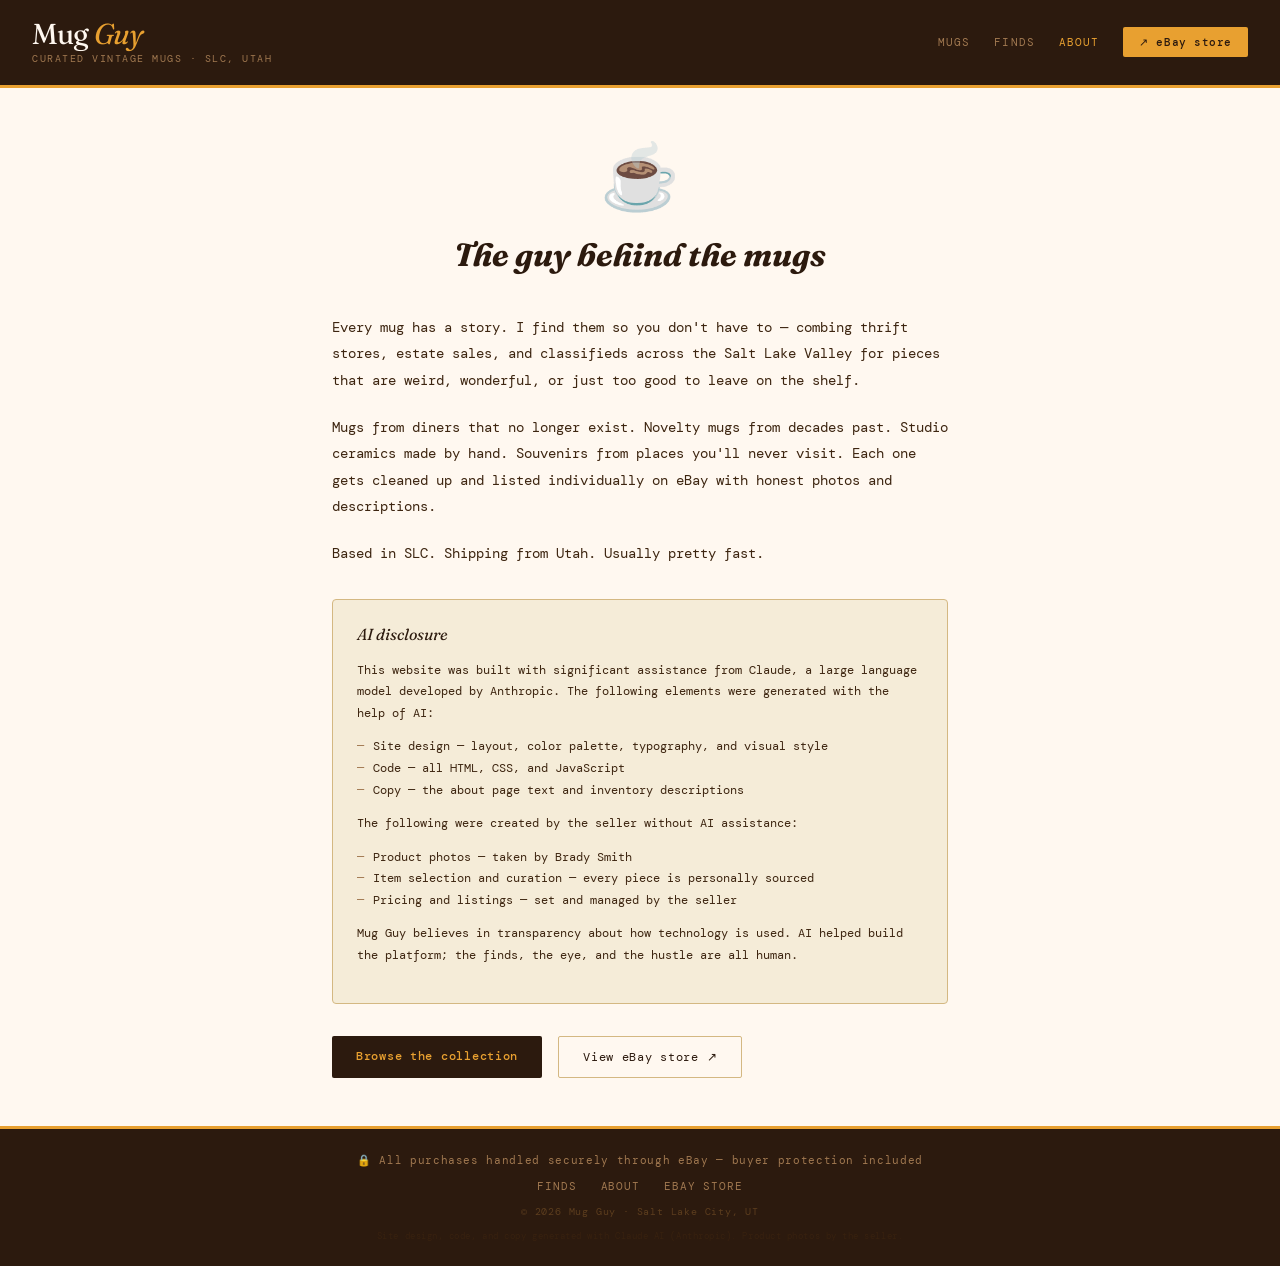
<file: about.html>
<!DOCTYPE html>
<html lang="en">
<head>
  <meta charset="UTF-8" />
  <meta name="viewport" content="width=device-width, initial-scale=1.0" />
  <title>About — Mug Guy</title>
  <meta name="description" content="The story behind Mug Guy — handpicked vintage mugs from Salt Lake City thrift stores." />
  <link rel="preconnect" href="https://fonts.googleapis.com" />
  <link rel="preconnect" href="https://fonts.gstatic.com" crossorigin />
  <link href="https://fonts.googleapis.com/css2?family=Fraunces:ital,wght@0,400;0,700;1,400&family=DM+Mono:wght@400;500&display=swap" rel="stylesheet" />
  <link rel="stylesheet" href="css/style.css" />
</head>
<body>

  <header class="site-header">
    <div class="logo-wrap">
      <div class="logo">Mug <span>Guy</span></div>
      <div class="tagline">Curated vintage mugs · SLC, Utah</div>
    </div>
    <nav class="header-nav">
      <a href="index.html" class="nav-link">Mugs</a>
      <a href="finds.html" class="nav-link">Finds</a>
      <a href="about.html" class="nav-link active">About</a>
      <a href="https://www.ebay.com/usr/bradysnano" target="_blank" rel="noopener" class="ebay-store-btn">
        ↗ eBay store
      </a>
    </nav>
  </header>

  <main class="about-wrapper">
    <div class="about-hero">
      <div class="about-mug-icon">☕</div>
      <h1 class="about-title">The guy behind the mugs</h1>
    </div>

    <div class="about-content">
      <p>
        Every mug has a story. I find them so you don't have to — combing thrift stores,
        estate sales, and classifieds across the Salt Lake Valley for pieces that are weird,
        wonderful, or just too good to leave on the shelf.
      </p>
      <p>
        Mugs from diners that no longer exist. Novelty mugs from decades past.
        Studio ceramics made by hand. Souvenirs from places you'll never visit.
        Each one gets cleaned up and listed individually on eBay with honest photos and descriptions.
      </p>
      <p>
        Based in SLC. Shipping from Utah. Usually pretty fast.
      </p>

      <div class="about-disclosure">
        <div class="about-disclosure-title">AI disclosure</div>
        <p>
          This website was built with significant assistance from Claude, a large language
          model developed by Anthropic. The following elements were generated with the help of AI:
        </p>
        <ul>
          <li>Site design — layout, color palette, typography, and visual style</li>
          <li>Code — all HTML, CSS, and JavaScript</li>
          <li>Copy — the about page text and inventory descriptions</li>
        </ul>
        <p>
          The following were created by the seller without AI assistance:
        </p>
        <ul>
          <li>Product photos — taken by Brady Smith</li>
          <li>Item selection and curation — every piece is personally sourced</li>
          <li>Pricing and listings — set and managed by the seller</li>
        </ul>
        <p>
          Mug Guy believes in transparency about how technology is used. AI helped build
          the platform; the finds, the eye, and the hustle are all human.
        </p>
      </div>

      <div class="about-cta-row">
        <a href="index.html" class="about-cta-primary">Browse the collection</a>
        <a href="https://www.ebay.com/usr/bradysnano" target="_blank" rel="noopener" class="about-cta-secondary">View eBay store ↗</a>
      </div>
    </div>
  </main>

  <footer class="site-footer">
    <div class="footer-trust">
      🔒 All purchases handled securely through eBay — buyer protection included
    </div>
    <div class="footer-links">
      <a href="finds.html">Finds</a>
      <a href="about.html">About</a>
      <a href="https://www.ebay.com/usr/bradysnano" target="_blank" rel="noopener">eBay store</a>
    </div>
    <div class="footer-copy">© 2026 Mug Guy · Salt Lake City, UT</div>
    <div class="footer-ai">Site design, code, and copy generated with Claude AI (Anthropic). Product photos by the seller.</div>
  </footer>

</body>
</html>
</file>
<file: css/style.css>
/* ── Reset & base ── */
*, *::before, *::after { box-sizing: border-box; margin: 0; padding: 0; }

:root {
  --cream:       #FFF8F0;
  --cream-mid:   #F5ECD8;
  --cream-border:#D4B882;
  --brown-dark:  #2C1A0E;
  --brown-mid:   #7A5C3A;
  --brown-light: #A07850;
  --amber:       #E8A030;
  --amber-dark:  #D4901A;
  --green-sold:  #4A7A30;
  --badge-rare-bg:   #4A3080;
  --badge-rare-text: #D8C8FF;
  --badge-sold-bg:   #8B3030;
  --badge-sold-text: #FFD0D0;
}

html { scroll-behavior: smooth; }

body {
  font-family: 'DM Mono', monospace;
  background: var(--cream);
  color: var(--brown-dark);
  min-height: 100vh;
  display: flex;
  flex-direction: column;
}

/* ── Header ── */
.site-header {
  background: var(--brown-dark);
  padding: 1.25rem 2rem;
  display: flex;
  align-items: center;
  justify-content: space-between;
  border-bottom: 3px solid var(--amber);
  position: sticky;
  top: 0;
  z-index: 100;
}

.logo {
  font-family: 'Fraunces', serif;
  font-size: 1.8rem;
  color: #FFF8F0;
  letter-spacing: -0.03em;
  line-height: 1;
}

.logo span { color: var(--amber); font-style: italic; }

.tagline {
  font-size: 10px;
  color: var(--brown-light);
  letter-spacing: 0.15em;
  text-transform: uppercase;
  margin-top: 3px;
}

.header-nav {
  display: flex;
  align-items: center;
  gap: 1.5rem;
}

.nav-link {
  color: var(--brown-light);
  text-decoration: none;
  font-size: 11px;
  letter-spacing: 0.1em;
  text-transform: uppercase;
  transition: color 0.2s;
}

.nav-link:hover,
.nav-link.active { color: var(--amber); }

.ebay-store-btn {
  background: var(--amber);
  color: var(--brown-dark);
  text-decoration: none;
  padding: 8px 16px;
  font-family: 'DM Mono', monospace;
  font-size: 11px;
  font-weight: 500;
  border-radius: 2px;
  letter-spacing: 0.05em;
  transition: background 0.2s;
}

.ebay-store-btn:hover { background: var(--amber-dark); }

/* ── Filters bar ── */
.filters-bar {
  background: var(--cream-mid);
  padding: 0.875rem 2rem;
  display: flex;
  align-items: center;
  gap: 0.75rem;
  border-bottom: 1px solid var(--cream-border);
  flex-wrap: wrap;
}

.filter-label {
  font-size: 10px;
  letter-spacing: 0.12em;
  text-transform: uppercase;
  color: var(--brown-mid);
}

.filter-chip {
  background: transparent;
  border: 1px solid var(--cream-border);
  color: #5C3D1E;
  padding: 5px 14px;
  font-family: 'DM Mono', monospace;
  font-size: 11px;
  cursor: pointer;
  border-radius: 999px;
  transition: all 0.2s;
  letter-spacing: 0.04em;
}

.filter-chip:hover,
.filter-chip.active {
  background: var(--brown-dark);
  color: var(--amber);
  border-color: var(--brown-dark);
}

.sort-select {
  margin-left: auto;
  background: transparent;
  border: 1px solid var(--cream-border);
  color: #5C3D1E;
  padding: 5px 12px;
  font-family: 'DM Mono', monospace;
  font-size: 11px;
  border-radius: 2px;
  cursor: pointer;
}

/* ── Gallery ── */
.gallery-wrapper {
  flex: 1;
  padding: 2rem;
  max-width: 1200px;
  margin: 0 auto;
  width: 100%;
}

.gallery-meta {
  display: flex;
  align-items: baseline;
  justify-content: space-between;
  margin-bottom: 1.5rem;
}

.gallery-title {
  font-family: 'Fraunces', serif;
  font-size: 1.5rem;
  font-style: italic;
  color: var(--brown-dark);
}

.gallery-count {
  font-size: 11px;
  color: var(--brown-mid);
  letter-spacing: 0.08em;
  text-transform: uppercase;
}

.mug-grid {
  display: grid;
  grid-template-columns: repeat(auto-fill, minmax(210px, 1fr));
  gap: 1.25rem;
}

/* ── Mug card ── */
.mug-card {
  background: #FFFDF8;
  border: 1px solid var(--cream-border);
  border-radius: 4px;
  overflow: hidden;
  transition: transform 0.2s, box-shadow 0.2s;
}

.mug-card:hover {
  transform: translateY(-3px);
  box-shadow: 0 8px 24px rgba(44, 26, 14, 0.1);
}

.mug-img {
  width: 100%;
  aspect-ratio: 1;
  display: flex;
  align-items: center;
  justify-content: center;
  font-size: 5rem;
  border-bottom: 1px solid var(--cream-border);
  position: relative;
  overflow: hidden;
}

.mug-img img {
  width: 100%;
  height: 100%;
  object-fit: cover;
  position: absolute;
  inset: 0;
}

.badge {
  position: absolute;
  top: 10px;
  left: 10px;
  font-size: 9px;
  font-weight: 500;
  letter-spacing: 0.1em;
  text-transform: uppercase;
  padding: 3px 8px;
  border-radius: 2px;
  z-index: 1;
}

.badge-new  { background: var(--brown-dark); color: var(--amber); }
.badge-rare { background: var(--badge-rare-bg); color: var(--badge-rare-text); }
.badge-sold { background: var(--badge-sold-bg); color: var(--badge-sold-text); }

.mug-info { padding: 12px 14px 14px; }

.mug-name {
  font-family: 'Fraunces', serif;
  font-size: 1rem;
  color: var(--brown-dark);
  line-height: 1.3;
  margin-bottom: 4px;
}

.mug-meta {
  font-size: 10px;
  color: var(--brown-mid);
  letter-spacing: 0.06em;
  margin-bottom: 10px;
}

.mug-footer {
  display: flex;
  align-items: center;
  justify-content: space-between;
}

.mug-price {
  font-size: 1.1rem;
  font-weight: 500;
  color: var(--brown-dark);
}

.ebay-btn {
  background: var(--amber);
  color: var(--brown-dark);
  text-decoration: none;
  border: none;
  padding: 6px 11px;
  font-family: 'DM Mono', monospace;
  font-size: 10px;
  font-weight: 500;
  cursor: pointer;
  border-radius: 2px;
  letter-spacing: 0.05em;
  transition: background 0.2s;
  display: inline-flex;
  align-items: center;
  gap: 4px;
}

.ebay-btn:hover { background: var(--amber-dark); }

.ebay-btn.sold {
  background: var(--cream-border);
  color: var(--brown-mid);
  cursor: not-allowed;
  pointer-events: none;
}

/* ── Empty state ── */
.empty-state {
  grid-column: 1 / -1;
  text-align: center;
  padding: 4rem 2rem;
  color: var(--brown-mid);
}

.empty-state p { font-size: 14px; margin-top: 0.5rem; }

/* ── About page ── */
.about-wrapper {
  flex: 1;
  max-width: 680px;
  margin: 0 auto;
  padding: 3rem 2rem;
  width: 100%;
}

.about-hero {
  text-align: center;
  margin-bottom: 2.5rem;
}

.about-mug-icon { font-size: 4rem; margin-bottom: 1rem; }

.about-title {
  font-family: 'Fraunces', serif;
  font-size: 2rem;
  font-style: italic;
  color: var(--brown-dark);
}

.about-content p {
  font-size: 14px;
  line-height: 1.9;
  color: #3D2510;
  margin-bottom: 1.25rem;
}

.about-stats {
  display: grid;
  grid-template-columns: repeat(3, 1fr);
  gap: 1rem;
  margin: 2rem 0;
  padding: 1.5rem;
  background: var(--cream-mid);
  border: 1px solid var(--cream-border);
  border-radius: 4px;
}

.stat { text-align: center; }

.stat-num {
  font-family: 'Fraunces', serif;
  font-size: 1.75rem;
  color: var(--brown-dark);
  font-style: italic;
}

.stat-label {
  font-size: 10px;
  color: var(--brown-mid);
  letter-spacing: 0.1em;
  text-transform: uppercase;
  margin-top: 4px;
}

.about-cta-row {
  display: flex;
  gap: 1rem;
  margin-top: 2rem;
  flex-wrap: wrap;
}

.about-cta-primary {
  background: var(--brown-dark);
  color: var(--amber);
  text-decoration: none;
  padding: 12px 24px;
  font-family: 'DM Mono', monospace;
  font-size: 12px;
  font-weight: 500;
  border-radius: 2px;
  letter-spacing: 0.06em;
  transition: background 0.2s;
}

.about-cta-primary:hover { background: #3D2510; }

.about-cta-secondary {
  background: transparent;
  color: var(--brown-dark);
  text-decoration: none;
  padding: 12px 24px;
  font-family: 'DM Mono', monospace;
  font-size: 12px;
  border: 1px solid var(--cream-border);
  border-radius: 2px;
  letter-spacing: 0.06em;
  transition: all 0.2s;
}

.about-cta-secondary:hover {
  border-color: var(--brown-dark);
  background: var(--cream-mid);
}

/* ── Footer ── */
.site-footer {
  background: var(--brown-dark);
  padding: 1.5rem 2rem;
  text-align: center;
  border-top: 3px solid var(--amber);
  display: flex;
  flex-direction: column;
  gap: 0.75rem;
  margin-top: auto;
}

.footer-trust {
  font-size: 11px;
  color: var(--brown-light);
  letter-spacing: 0.06em;
}

.footer-links {
  display: flex;
  justify-content: center;
  gap: 1.5rem;
}

.footer-links a {
  color: var(--brown-light);
  text-decoration: none;
  font-size: 11px;
  letter-spacing: 0.08em;
  text-transform: uppercase;
  transition: color 0.2s;
}

.footer-links a:hover { color: var(--amber); }

.footer-copy {
  font-size: 10px;
  color: #5C3D1E;
  letter-spacing: 0.08em;
}

/* ── Responsive ── */
@media (max-width: 640px) {
  .site-header { padding: 1rem; flex-wrap: wrap; gap: 0.75rem; }
  .filters-bar { padding: 0.75rem 1rem; }
  .gallery-wrapper { padding: 1.25rem 1rem; }
  .mug-grid { grid-template-columns: repeat(auto-fill, minmax(160px, 1fr)); gap: 1rem; }
  .about-wrapper { padding: 2rem 1rem; }
  .about-stats { grid-template-columns: 1fr; }
  .about-cta-row { flex-direction: column; }
}

/* ── AI disclosure ── */
.footer-ai {
  font-size: 9px;
  color: #3D2510;
  letter-spacing: 0.06em;
  opacity: 0.7;
}

.about-disclosure {
  margin: 2rem 0;
  padding: 1.5rem;
  background: var(--cream-mid);
  border: 1px solid var(--cream-border);
  border-radius: 4px;
}

.about-disclosure-title {
  font-family: 'Fraunces', serif;
  font-size: 1rem;
  font-style: italic;
  color: var(--brown-dark);
  margin-bottom: 1rem;
}

.about-disclosure p {
  font-size: 12px;
  line-height: 1.8;
  color: #3D2510;
  margin-bottom: 0.75rem;
}

.about-disclosure ul {
  list-style: none;
  margin: 0 0 0.75rem 0;
  padding: 0;
}

.about-disclosure ul li {
  font-size: 12px;
  color: #3D2510;
  line-height: 1.8;
  padding-left: 1rem;
  position: relative;
}

.about-disclosure ul li::before {
  content: "—";
  position: absolute;
  left: 0;
  color: var(--brown-light);
}

/* ── Image carousel ── */
.mug-emoji {
  font-size: 5rem;
}

.carousel {
  position: relative;
  width: 100%;
  height: 100%;
  display: flex;
  align-items: center;
  justify-content: center;
}

.carousel-slide {
  display: none;
  width: 100%;
  height: 100%;
  object-fit: cover;
  position: absolute;
  inset: 0;
}

.carousel-slide.active { display: block; }

.carousel-dots {
  position: absolute;
  bottom: 8px;
  left: 50%;
  transform: translateX(-50%);
  display: flex;
  gap: 5px;
  z-index: 2;
}

.carousel-dot {
  width: 7px;
  height: 7px;
  border-radius: 50%;
  background: rgba(255,255,255,0.5);
  border: 1px solid rgba(0,0,0,0.2);
  cursor: pointer;
  padding: 0;
  transition: background 0.2s;
}

.carousel-dot.active { background: var(--amber); }

.carousel-prev,
.carousel-next {
  position: absolute;
  top: 50%;
  transform: translateY(-50%);
  background: rgba(44,26,14,0.55);
  color: #fff;
  border: none;
  width: 26px;
  height: 26px;
  border-radius: 50%;
  font-size: 16px;
  line-height: 1;
  cursor: pointer;
  z-index: 2;
  display: flex;
  align-items: center;
  justify-content: center;
  transition: background 0.2s;
  padding: 0;
}

.carousel-prev { left: 6px; }
.carousel-next { right: 6px; }
.carousel-prev:hover,
.carousel-next:hover { background: rgba(44,26,14,0.85); }

/* ── Item detail modal ── */
.modal-overlay {
  display: none;
  position: fixed;
  inset: 0;
  background: rgba(44, 26, 14, 0.75);
  z-index: 200;
  align-items: center;
  justify-content: center;
  padding: 1.5rem;
}

.modal-overlay.open { display: flex; }

.modal {
  background: #FFFDF8;
  border: 1px solid var(--cream-border);
  border-radius: 6px;
  max-width: 720px;
  width: 100%;
  max-height: 90vh;
  overflow-y: auto;
  display: grid;
  grid-template-columns: 1fr 1fr;
  position: relative;
}

.modal-images {
  aspect-ratio: 1;
  background: var(--cream-mid);
  border-right: 1px solid var(--cream-border);
  position: relative;
  overflow: hidden;
  border-radius: 6px 0 0 6px;
}

.modal-images .carousel { height: 100%; }

.modal-images .carousel-slide {
  width: 100%;
  height: 100%;
  object-fit: contain;
  background: var(--cream-mid);
}

.modal-images .mug-emoji {
  font-size: 7rem;
  display: flex;
  align-items: center;
  justify-content: center;
  height: 100%;
}

.modal-body {
  padding: 1.75rem;
  display: flex;
  flex-direction: column;
  gap: 0.75rem;
}

.modal-close {
  position: absolute;
  top: 12px;
  right: 12px;
  background: var(--brown-dark);
  color: var(--amber);
  border: none;
  width: 28px;
  height: 28px;
  border-radius: 50%;
  font-size: 16px;
  cursor: pointer;
  display: flex;
  align-items: center;
  justify-content: center;
  z-index: 10;
  line-height: 1;
}

.modal-badge { display: inline-block; }

.modal-name {
  font-family: 'Fraunces', serif;
  font-size: 1.25rem;
  color: var(--brown-dark);
  line-height: 1.3;
}

.modal-meta {
  font-size: 11px;
  color: var(--brown-mid);
  letter-spacing: 0.06em;
}

.modal-price {
  font-size: 1.5rem;
  font-weight: 500;
  color: var(--brown-dark);
}

.modal-description {
  font-size: 12px;
  line-height: 1.8;
  color: #3D2510;
  flex: 1;
  border-top: 1px solid var(--cream-border);
  padding-top: 0.75rem;
}

.modal-cta {
  background: var(--amber);
  color: var(--brown-dark);
  text-decoration: none;
  padding: 10px 18px;
  font-family: 'DM Mono', monospace;
  font-size: 12px;
  font-weight: 500;
  border-radius: 2px;
  letter-spacing: 0.05em;
  transition: background 0.2s;
  display: inline-block;
  text-align: center;
  margin-top: auto;
}

.modal-cta:hover { background: var(--amber-dark); }

.modal-cta.sold {
  background: var(--cream-border);
  color: var(--brown-mid);
  pointer-events: none;
}

/* Make card clickable */
.mug-card { cursor: pointer; }
.mug-card .ebay-btn { position: relative; z-index: 2; }

@media (max-width: 600px) {
  .modal { grid-template-columns: 1fr; }
  .modal-images {
    aspect-ratio: 1;
    border-right: none;
    border-bottom: 1px solid var(--cream-border);
    border-radius: 6px 6px 0 0;
  }
}
</file>
